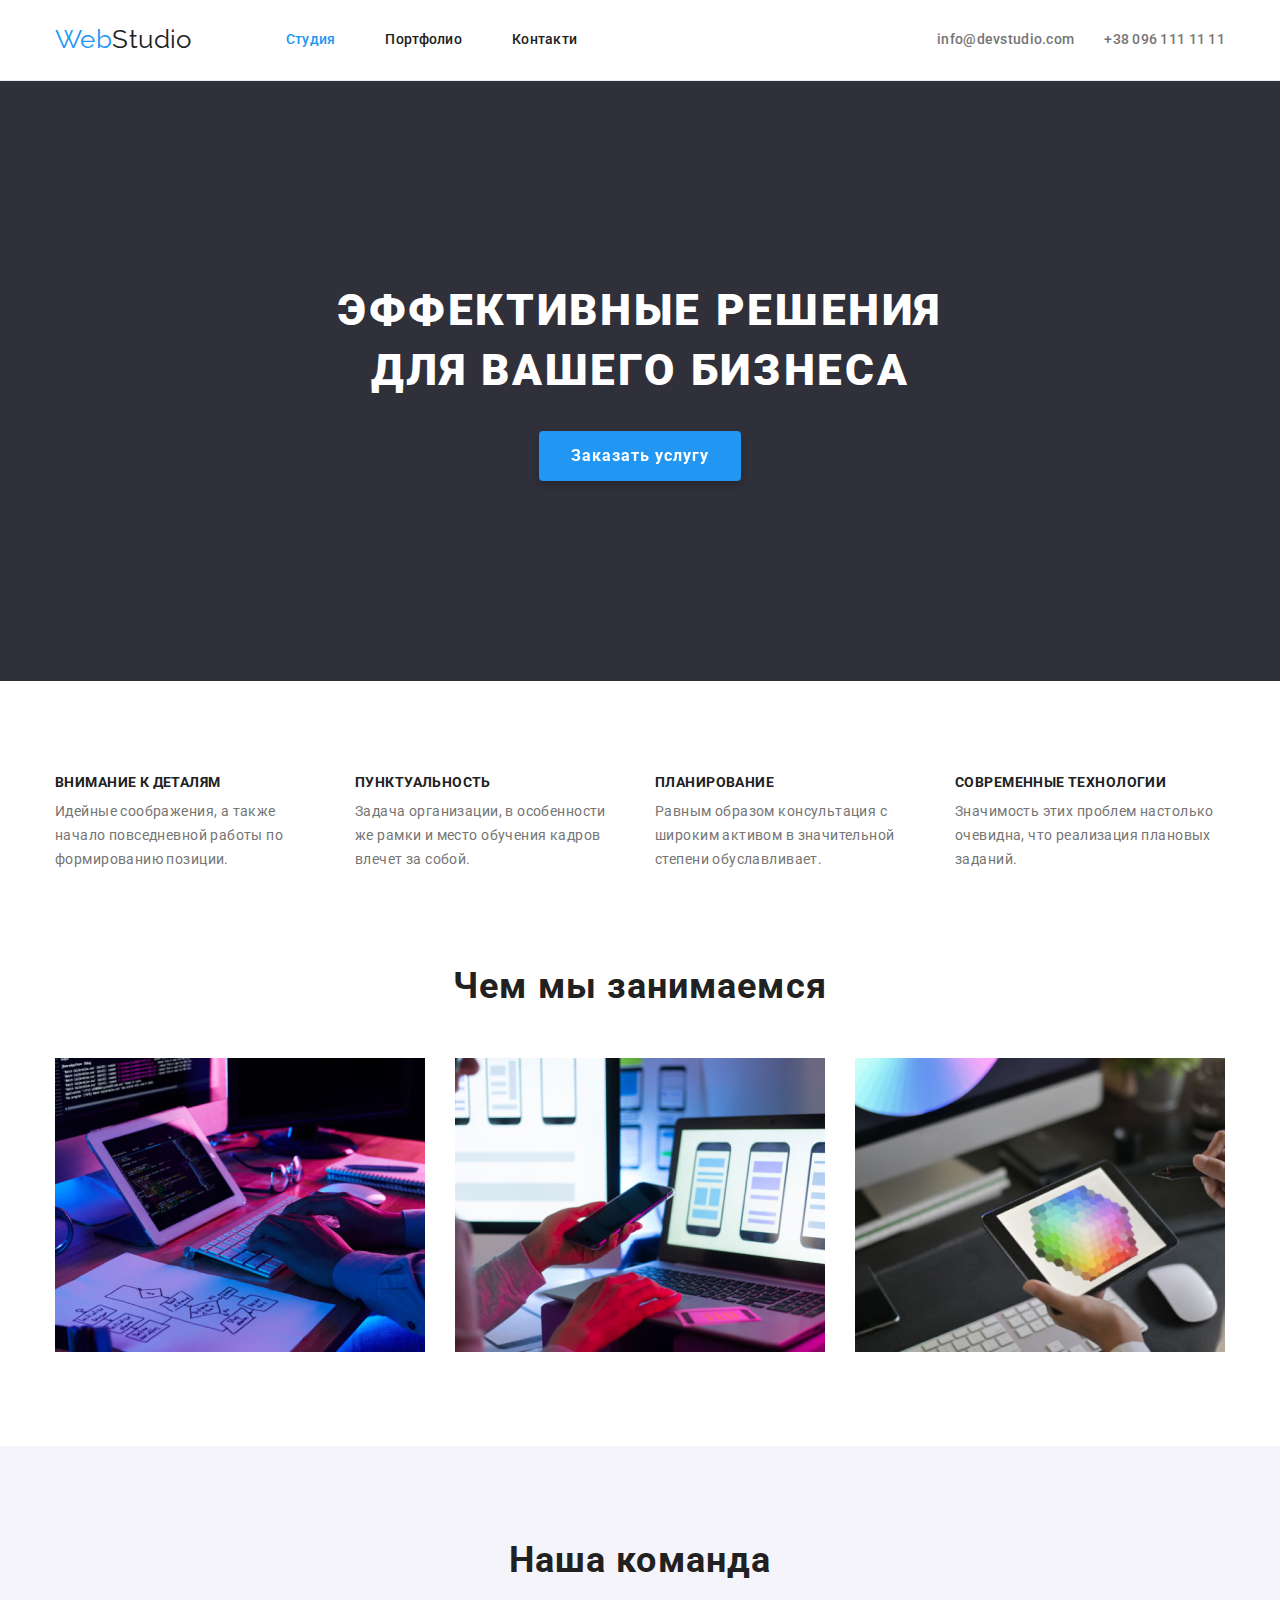
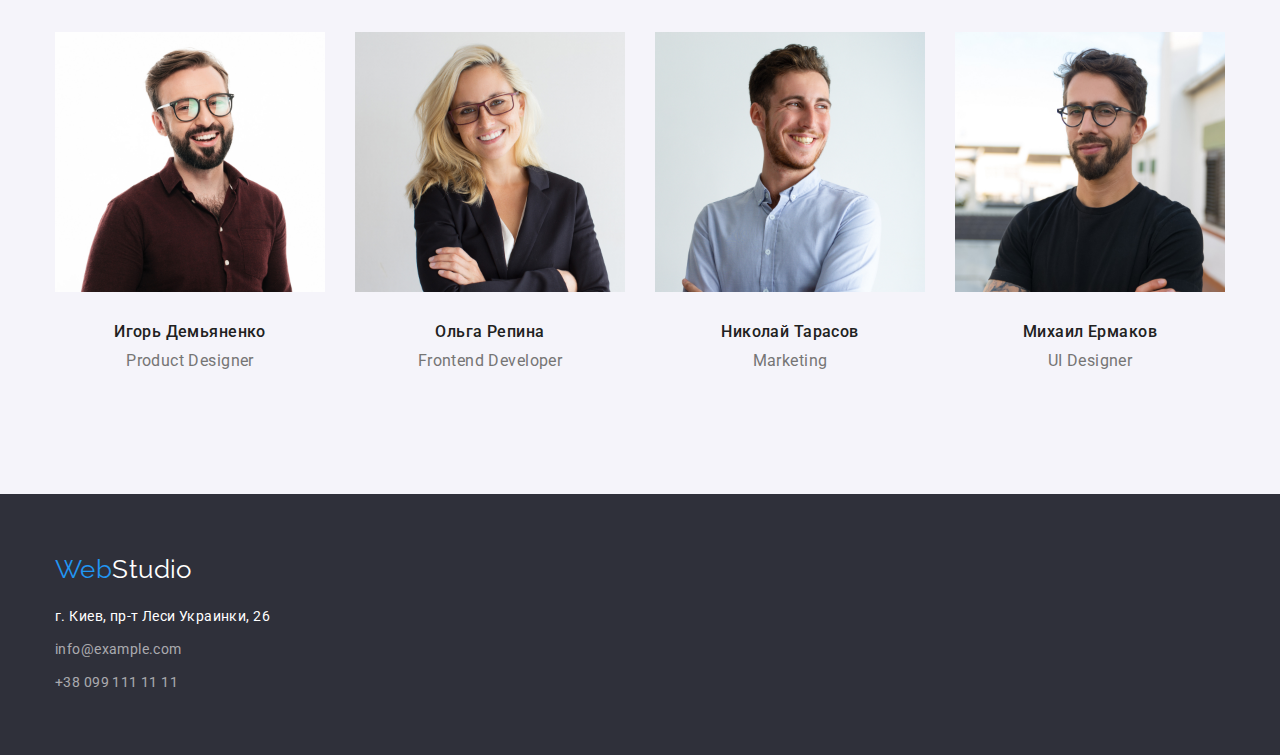
<file: index.html>
<!DOCTYPE html>
<html lang="ru">
  <head>
    <meta charset="UTF-8" />
    <meta http-equiv="X-UA-Compatible" content="IE=edge" />
    <meta name="viewport" content="width=device-width, initial-scale=1.0" />
    <link 
        href="https://fonts.googleapis.com/css2?family=Raleway:wght@700&family=Roboto:wght@400;500;700;900&display=swap"
        rel="stylesheet">
        <link rel="stylesheet" href="https://cdnjs.cloudflare.com/ajax/libs/modern-normalize/1.1.0/modern-normalize.min.css">
    <link rel="stylesheet" href="./css/styles.css">
    <title>Студия</title>
  </head>
 <body>
  <header class="page-header">
    <div class="container main-nav"> 
        <nav>
             <ul class="site-nav list">
                <li><a href="./index.html" class="logo"><span class="accent">Web</span>Studio</a></li>
                <li class="item"><a href="./index.html" class="link current">Студия</a></li>
                <li class="item"><a href="./portfolio.html" class="link">Портфолио</a></li>
                <li class="item"><a href="" class="link">Контакти</a></li>
                </ul>
            </nav>
            <ul class="site-contacts list">
                <li class="item"><a href="mailto:info@devstudio.com" class="link">info@devstudio.com</a></li>
                <li class="item"><a href="tel:+380961111111" class="link">+38 096 111 11 11</a></li>
            </ul>
        </div>
    </header>
    <main>
      <section class="section-hero">
        <h1 class="hero-title">Эффективные решения <br> для вашего бизнеса</h1>
        <button class="btn" type="button">Заказать услугу</button>
    </section>
    <section class="features-section">
        <div class="container">
            <h2 class="hiden-title">Особенности</h2>
            <ul class="features list">
                <li class="item">
                    <h3 class="title">Внимание к деталям</h3>
                    <p>
                        Идейные соображения, а также начало повседневной работы по формированию позиции.
                    </p>
                </li>
                <li class="item">
                    <h3 class="title">Пунктуальность</h3>
                    <p>
                        Задача организации, в особенности же рамки и место обучения кадров влечет за собой.
                    </p>
                </li>
                <li class="item">
                    <h3 class="title">Планирование</h3>
                    <p>
                        Равным образом консультация с широким активом в значительной степени обуславливает.
                    </p>
                </li>
                <li class="item">
                    <h3 class="title">Современные технологии</h3>
                    <p>
                        Значимость этих проблем настолько очевидна, что реализация плановых заданий.
                    </p>
                </li>
            </ul>
        </div>
    </section>
    <section class="work-examples">
        <div class="container">
        <h2 class="section-title">Чем мы занимаемся</h2>
        <ul class="examples list">
            <li class="item">
                <a href=""><img src="./images/img_1.jpg" alt="код" width="370"></a>
            </li>
            <li class="item">
                <a href=""><img src="./images/img_2.jpg" alt="дизайн" width="370"></a>
            </li>
            <li class="item">
                <a href=""><img src="./images/img_3.jpg" alt="цвет" width="370"></a>
            </li>
        </ul>
    </div>
  </section>
  <section class="section-team">
    <div class="container">
        <h2 class="section-title">Наша команда</h2>
        <ul class="team list">
            <li class="item">
                <img src="./images/img_4.jpg" alt="портрет дизайнера продукта" width="270">
                <div class="desc">
                    <h3 class="members">Игорь Демьяненко</h3>
                    <p class="profession">Product Designer</p>
                </div>
            </li>
            <li class="item">
                <img src="./images/img_5.jpg" alt="портрет фронтенд-разработчика" width="270">
                <div class="desc">
                    <h3 class="members">Ольга Репина</h3>
                    <p class="profession">Frontend Developer</p>
                </div>
            </li>
            <li class="item">
                <img src="./images/img_6.jpg" alt="портрет маркетолога" width="270">
                <div class="desc">
                    <h3 class="members">Николай Тарасов</h3>
                    <p class="profession">Marketing</p>
                </div>  
            </li>
            <li class="item">
                <img src="images/img_7.jpg" alt="портрет дизайнера пользовательского интерфейса" width="270">
                <div class="desc">
                    <h3 class="members">Михаил Ермаков</h3>
                    <p class="profession">UI Designer</p>
                </div>
            </li>
        </ul>
    </div>
  </section>
</main>
<footer class="footer">
    <div class="container">
        <a href="./index.html" class="logo"><span class="accent">Web</span>Studio</a>

        <address class="contacts">
            <span class="place">г. Киев, пр-т Леси Украинки, 26</span>
            <a href="mailto:info@example.com" class="link">info@example.com</a> 
            <a href="tel:+380991111111" class="link">+38 099 111 11 11</a>
        </address>
    </div>

</footer>

</body>
</html>
</file>
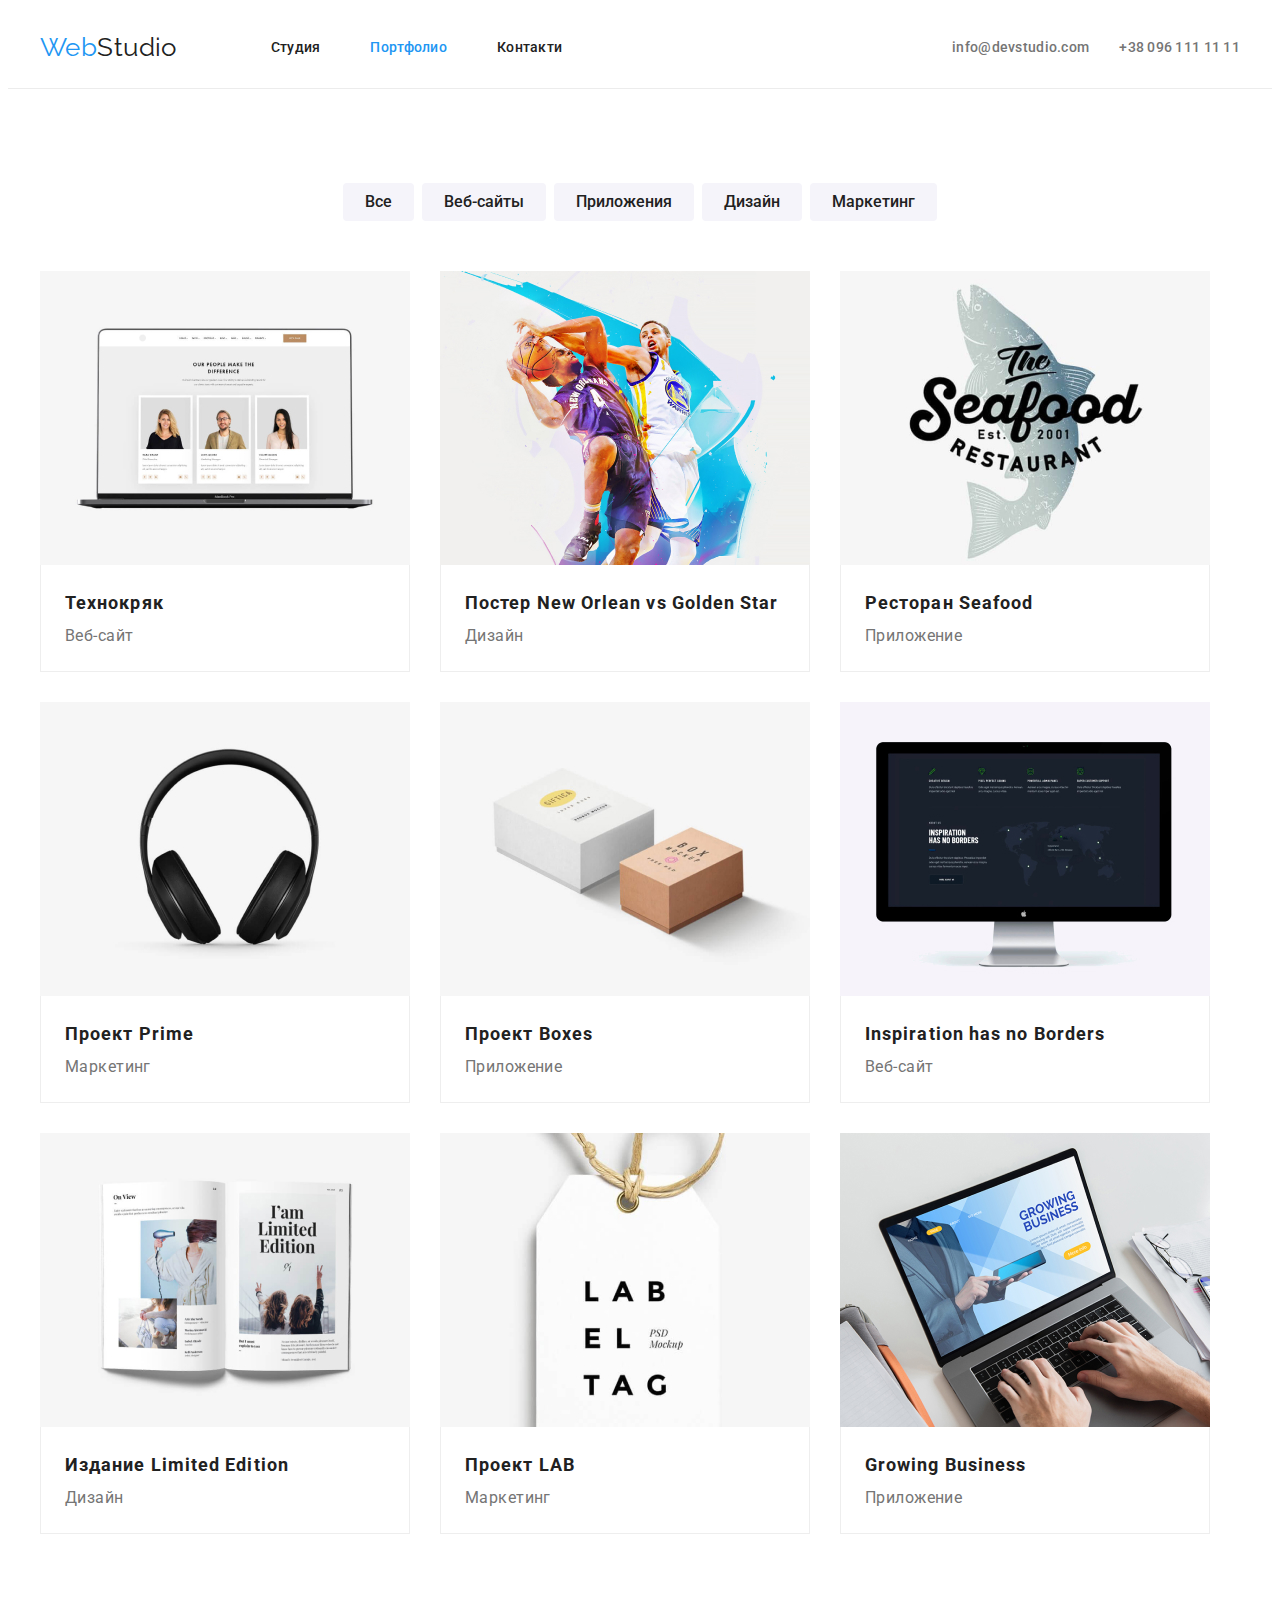
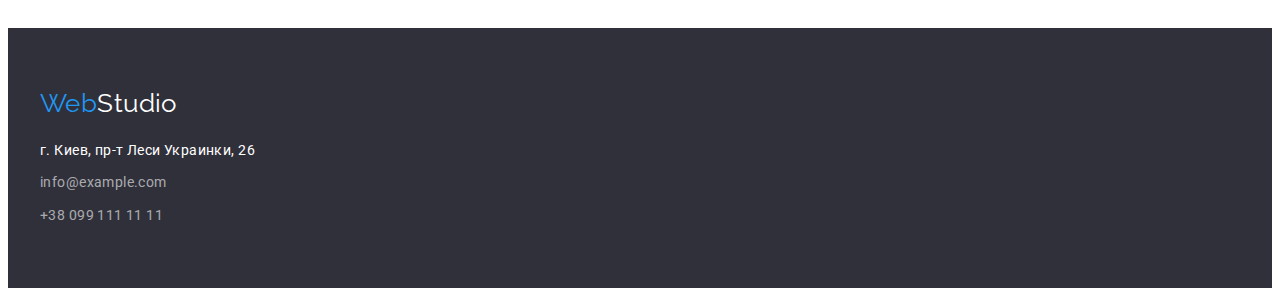
<file: portfolio.html>
<!DOCTYPE html>
<html lang="ru">

<head>
    <meta charset="UTF-8">
    <meta http-equiv="X-UA-Compatible" content="IE=edge">
    <meta name="viewport" content="width=device-width, initial-scale=1.0">
    <link 
        href="https://fonts.googleapis.com/css2?family=Raleway:wght@700&family=Roboto:wght@400;500;700;900&display=swap"
        rel="stylesheet">
    <link rel="stylesheet" href="./css/styles.css">
    <title>Портфолио</title>
</head>

<body>
    <header class="page-header">
        <div class="container main-nav"> 
            <nav>
                <ul class="site-nav list">
                    <li><a href="./index.html" class="logo"><span class="accent">Web</span>Studio</a></li>
                     <li class="item"><a href="./index.html" class="link">Студия</a></li>
                     <li class="item"><a href="./portfolio.html" class="link  current">Портфолио</a></li>
                     <li class="item"><a href="" class="link">Контакти</a></li>
                </ul>
            </nav>

            <ul class="site-contacts list">
                <li class="item"><a href="mailto:info@devstudio.com" class="link">info@devstudio.com</a></li>
                <li class="item"><a href="tel:+380961111111" class="link">+38 096 111 11 11</a></li>
            </ul>
        </div>
    </header>

    <main>
        <section>
            <section class="projects-section">
                <div class="container">
                    <h1 class="hiden-title">Контент страницы Портфолио</h1>

                <ul class="filters list">
                    <li class="filter"><button class="btn" type="button">Все</button></li>
                    <li class="filter"><button class="btn" type="button">Веб-сайты</button></li>
                    <li class="filter"><button class="btn" type="button">Приложения</button></li>
                    <li class="filter"><button class="btn" type="button">Дизайн</button></li>
                    <li class="filter"><button class="btn" type="button">Маркетинг</button></li>
                </ul>

            <ul class="projects list">
                <li class="project">
                    <img src="./images/Портфолио(1).jpg" alt="проект сайта" width="370">
                    <div class="desc">
                        <h2 class="name">Технокряк</h2>
                        <p class="description">Веб-сайт</p>
                    </div> 
                </li>
                <li class="project">
                    <img src="./images/Портфолио(2).jpg" alt="дизайн постера" width="370">
                    <div class="desc">
                        <h2 class="name">Постер New Orlean vs Golden Star</h2>
                        <p class="description">Дизайн</p>
                    </div>
                </li>
                <li class="project">
                    <img src="./images/Портфолио(3).jpg" alt="приложение для ресторана" width="370">
                    <div class="desc">
                        <h2 class="name">Ресторан Seafood</h2>
                        <p class="description">Приложение</p>
                    </div>
                </li>
                <li class="project">
                    <img src="./images/Портфолио(4).jpg" alt="маркетинговые решения" width="370">
                    <div class="desc">
                        <h2 class="name">Проект Prime</h2>
                        <p class="description">Маркетинг</p>
                    </div>
                </li>
                <li class="project">
                    <img src="./images/Портфолио(5).jpg" alt="коробки" width="370">
                    <div class="desc">
                        <h2 class="name">Проект Boxes</h2>
                        <p class="description">Приложение</p>
                    </div>
                </li>
                <li class="project">
                    <img src="./images/Портфолио(6).jpg" alt="веб сайт" width="370">
                    <div class="desc">
                        <h2 class="name">Inspiration has no Borders</h2>
                        <p class="description">Веб-сайт</p>
                    </div>
                </li>
                <li class="project">
                    <img src="./images/Портфолио(7).jpg" alt="дизайн журнала" width="370">
                    <div class="desc">
                        <h2 class="name">Издание Limited Edition</h2>
                        <p class="description">Дизайн</p>
                    </div>    
                </li>
                <li class="project">
                    <img src="./images/Портфолио(8).jpg" alt="маркетинговые решения для компании" width="370">
                    <div class="desc">
                        <h2 class="name">Проект LAB</h2>
                        <p class="description">Маркетинг</p>
                    </div> 
                </li>
                <li class="project">
                    <img src="./images/Портфолио(9).jpg" alt="приложение для растущего бизнеса" width="370">
                    <div class="desc">
                        <h2 class="name">Growing Business</h2>
                        <p class="description">Приложение</p>
                    </div>
                </li>
            </ul>
        </div>
        </section>
    </main>
    <footer class="footer">
        <div class="container">
            <a href="./index.html" class="logo"><span class="accent">Web</span>Studio</a>

            <address class="contacts">
                <span class="place">г. Киев, пр-т Леси Украинки, 26</span>
                <a href="mailto:info@example.com" class="link">info@example.com</a>
                <a href="tel:+380991111111" class="link">+38 099 111 11 11</a>
            </address>
        </div>
    </footer>
</body>
</html>
</file>
<file: css/styles.css>
:root {
    --primary-text-color: #757575;
    --title-text-color: #212121;
    --primary-white: #ffffff;
    --accent-color: #2196f3;
    --footer-bg-color: #2F303A;
    --footer-contacts: rgba(255, 255, 255, 0.6);
    --secondary-bg-color:#F5F4FA;
    --header-border-color: #ECECEC;
    --primary-border-color: #EEEEEE;
  }
  
  body {
    background:var(--primary-white);
    color: var(--primary-text-color);
    font-family: Roboto, sans-serif;
    letter-spacing: 0.03em;
    font-size: 14px;
    line-height: 1.71;
  }
  
  img {
    display: block;
}

  .list {
    margin: 0;
    padding: 0;
 
     list-style: none;
 }
 
 /* Хедер */
 
.page-header {
    border-bottom: 1px solid var(--header-border-color);

}
  
  
  /* Лого */
  
  .logo {
    display: block;
    margin-right: 94px;
    padding-top: 24px;
    padding-bottom: 25px;

    color: var(--title-text-color);
    font-family: Raleway, sans-serif;
    font-size: 26px;
    line-height: 1.19;
    text-decoration: none;
  
  }
  
  .logo .accent {
  
    color: var(--accent-color);
  }
  
  /* Навигация */
  
  .container {
    width: 1200px;
    margin-right: auto;
    margin-left: auto;
    padding-right: 15px;
    padding-left: 15px;

}

.main-nav {
    display: flex;
    align-items: center;
    
}

.site-nav {
    display: flex;
    
}

.site-nav .item + .item {
    margin-left: 50px;


}

.site-nav .link,
.site-contacts .link {
    display: block;
    padding-top: 32px;
    padding-bottom: 32px;

    color: var(--title-text-color);
    font-weight: 500;
    font-size: 14px;
    line-height: 1.14;
    letter-spacing: 0.02em;
    text-decoration: none;

    cursor: pointer;
}

.site-contacts {
    display: flex;
    margin-left: auto;
}

.site-contacts .item:not(:last-child) {
    margin-right: 30px;
}


.site-nav .link:hover,
.site-nav .link:focus,
.site-contacts .link:hover,
.site-contacts .link:focus {
    color: var(--accent-color);
}
.site-nav .link.current{
    color: var(--accent-color);
}

.site-contacts .link {
    color: var(--primary-text-color);
}

  
      /* Герой */
  
  .section-hero {
      background-color: var(--footer-bg-color);

      padding-top: 200px;
      padding-bottom: 200px;
    text-align: center;
  }
  
  .hero-title {
    margin-top: 0;
    margin-bottom: 30px;

      color: var(--primary-white);
      font-weight: 900;
      font-size: 44px;
      line-height: 1.36;
      
      letter-spacing: 0.06em;
      text-transform: uppercase;
  }
  
  .section-hero .btn {
    display: inline-block;
    padding: 10px 32px;

    border: none;  
	border-radius: 4px;

      background-color: var(--accent-color);
      font-family: Roboto, sans-serif;
      color: var(--primary-white);
      font-weight: 700;
      font-size: 16px;
      line-height: 1.87;
      letter-spacing: 0.06em;
      filter: drop-shadow(0px 4px 4px rgba(0, 0, 0, 0.25));
  
      cursor: pointer;
  }
  
  /* Особенности  */

  .features {
    display: flex;
}

  .features-section {
    padding-top: 94px;

}

.features .item {
    flex-basis: calc((100% - 90px) / 4);
}

.features .item:not(:last-child) {
    margin-right: 30px;
}

  .section-title {
    margin-top: 0;
    margin-bottom: 50px;

      color: var(--title-text-color);
      font-weight: 700;
      font-size: 36px;
      line-height: 1.16;
      text-align: center;
      letter-spacing: 0.03em;
  }
  
  .features .title {
    margin-top: 0;
    margin-bottom: 10px;

      color: var(--title-text-color);
      font-weight: 700;
      font-size: 14px;
      line-height: 1.14;
      text-transform: uppercase;
  }
  
  .features p {
    margin-top: 0;
    margin-bottom: 0;
}

/* Примеры работ */

.work-examples {
    padding-top: 94px;
    padding-bottom: 94px;

}

.examples {
    display: flex;
}

.examples .item:not(:last-child) {
    margin-right: 30px;
}
  /* Команда */

  .section-team {
    padding-top: 94px;
    padding-bottom: 94px;

    background-color: var(--secondary-bg-color);

}

.team {
    display: flex;
    text-align: center;
}

.team .item:not(:last-child) {
    margin-right: 30px;
}

.team .desc {
    padding-top: 30px;
    padding-bottom: 30px;;
}


.team .members {
    margin-top: 0;
    margin-bottom: 10px;

    color: var(--title-text-color);
    font-weight: 500;
    font-size: 16px;
    line-height: 1.19;
}

.team .profession {
    margin-top: 0;
    margin-bottom: 0;

    font-size: 16px;
    line-height: 1.19;
}

 /* Футер */

.footer {
    padding-top: 60px;
    padding-bottom: 60px;
    
    background-color: var(--footer-bg-color);
}

.footer .logo {
    padding: 0;
    color: var(--primary-white);
}

.contacts {
    margin-top: 20px;
}

.contacts .place {
    color: var(--primary-white);
    font-style: normal;
}

.contacts .link {
    display: block;
    margin-top: 9px;

    color: var(--footer-contacts);
    font-style: normal;
    font-size: 14px;
    line-height: 1.71;
    text-decoration: none;
}

/* Страница Портфолио */

.hiden-title {
    display: none;
}


/* Список фильтров */

.filters {
    display: flex;
    justify-content: center;
    margin-bottom: 50px;
    
}

.filter:not(:last-child) {
    margin-right: 8px;
}

.filters .btn {
    display: block;
    padding: 6px 22px;

    border: none;  
	border-radius: 4px;
    background-color: var(--secondary-bg-color);
    font-family: Roboto, sans-serif;
    color: var(--title-text-color);
    font-weight: 500;
    font-size: 16px;
    line-height: 1.62;
    text-align: center;

    cursor: pointer;
}

.filters .btn:hover,
.filters .btn:focus {
    color: var(--primary-white);
    background-color: var(--accent-color);
}

/* Проекты */

.projects-section {
    padding-top: 94px;
    padding-bottom: 94px;

}

.projects {
    display: flex;
    flex-wrap: wrap;

}

.project {
    flex-basis: calc((100% - 90px) / 3);
    margin-right: 30px;
    margin-bottom: 30px;
    
}

.project:nth-child(3n) {
    margin-right: 0;
}

.project:nth-last-child(-n+3) {
    margin-bottom: 0;
}

.project .desc {
    padding: 20px 24px;

    border: 1px solid var(--primary-border-color);
    border-top: none;
}
  
.projects .name {
    margin-top: 0;
    margin-bottom: 0;

    color: var(--title-text-color);
    font-weight: 700;
    font-size: 18px;
    line-height: 2;
    letter-spacing: 0.06em;
}

.projects .description {
    margin-top: 0px;
    margin-bottom: 0;

    font-size: 16px;
    line-height: 1.87;
}
</file>
